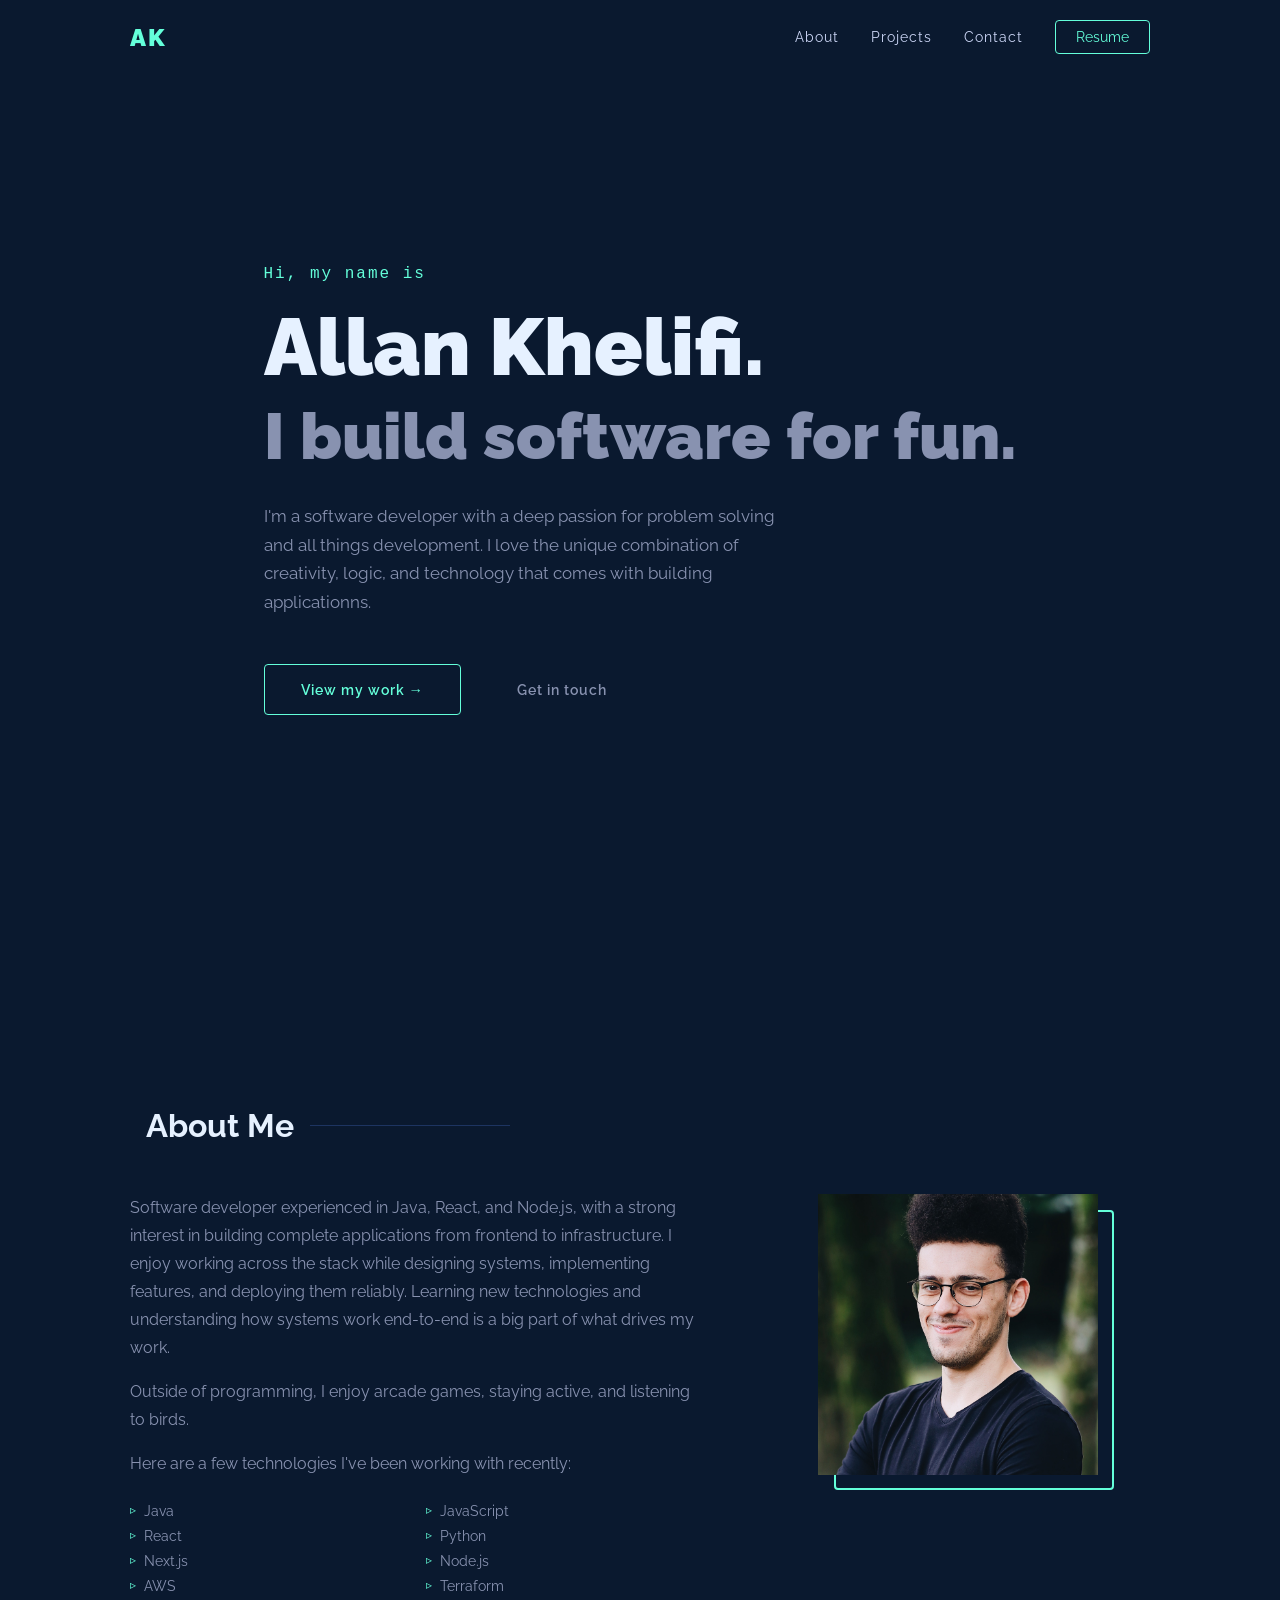
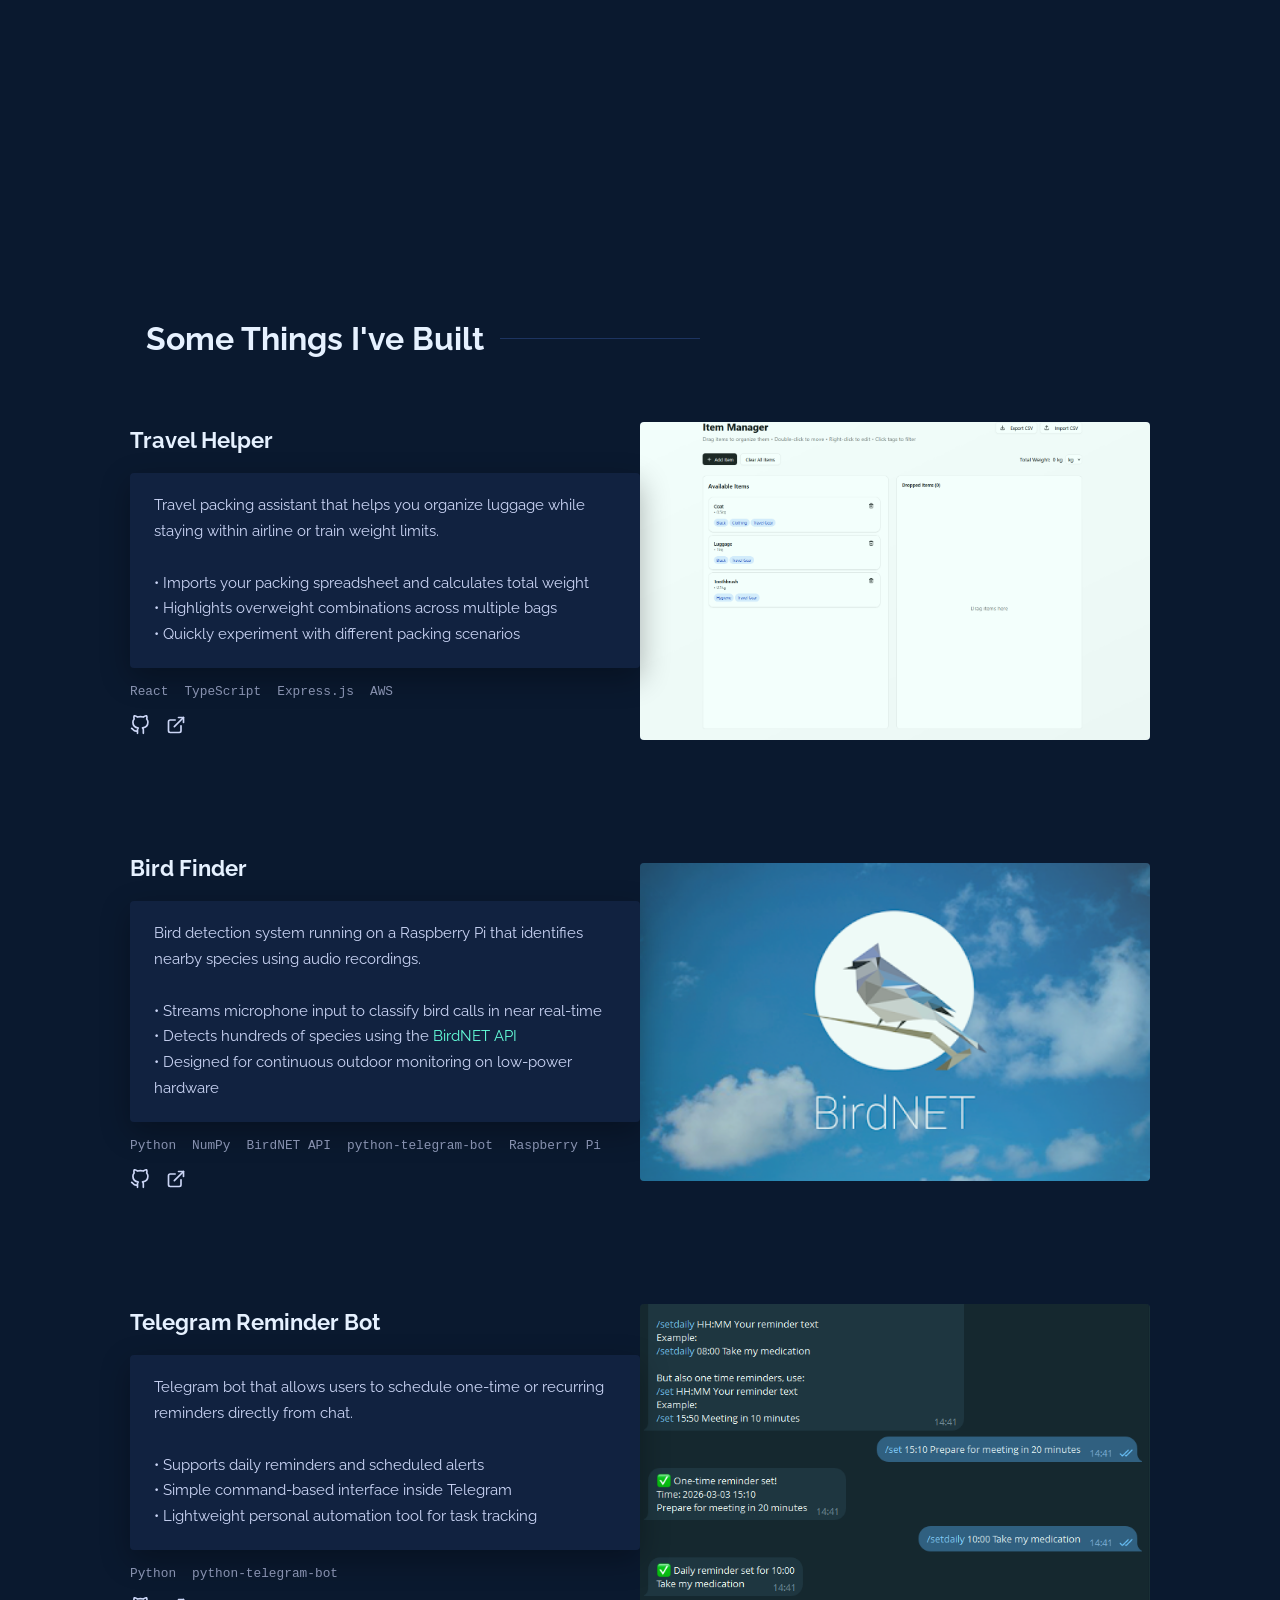
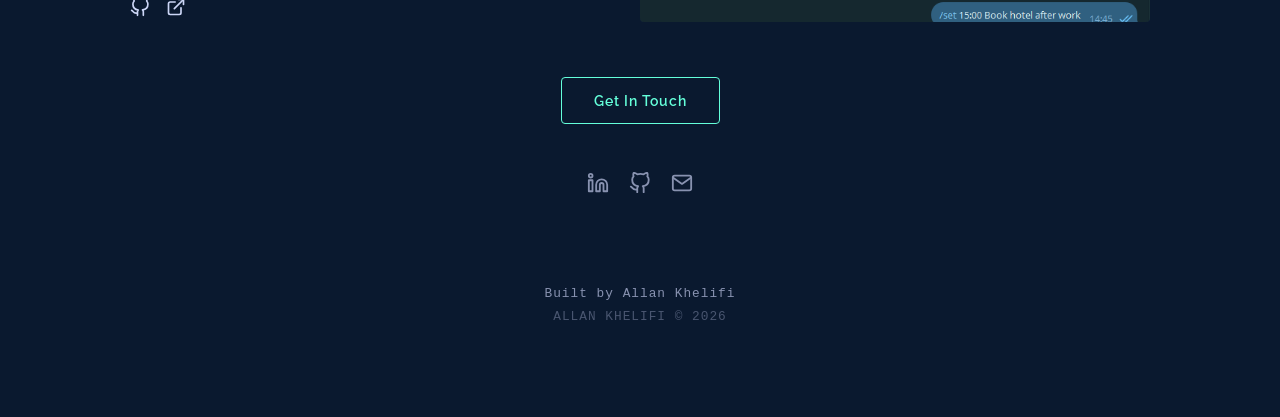
<file: index.html>
<!DOCTYPE html><!--24bsLmtATDz49oHvNh9kf--><html lang="en"><head><meta charSet="utf-8"/><meta name="viewport" content="width=device-width, initial-scale=1"/><link rel="preload" href="/photo.jpg" as="image"/><link rel="stylesheet" href="/_next/static/chunks/0524497f300286e2.css" data-precedence="next"/><link rel="stylesheet" href="/_next/static/chunks/ac8e191bb617f491.css" data-precedence="next"/><link rel="preload" as="script" fetchPriority="low" href="/_next/static/chunks/21a0a4061f3ab64d.js"/><script src="/_next/static/chunks/aee6c7720838f8a2.js" async=""></script><script src="/_next/static/chunks/c14890ef0997f7e6.js" async=""></script><script src="/_next/static/chunks/turbopack-bf25d19fa235497d.js" async=""></script><script src="/_next/static/chunks/ff1a16fafef87110.js" async=""></script><script src="/_next/static/chunks/d2be314c3ece3fbe.js" async=""></script><script src="/_next/static/chunks/f855014e28dbc123.js" async=""></script><title>Allan Khelifi | Software Developer</title><meta name="description" content="Software developer specialising in Java, JavaScript, React, and Node.js."/><link rel="icon" href="/favicon.ico?favicon.0b3bf435.ico" sizes="256x256" type="image/x-icon"/><script src="/_next/static/chunks/a6dad97d9634a72d.js" noModule=""></script></head><body><div hidden=""><!--$--><!--/$--></div><header class="Navbar-module__nuAbfa__nav "><div class="Navbar-module__nuAbfa__inner"><a href="#hero" class="Navbar-module__nuAbfa__logo">AK</a><nav class="Navbar-module__nuAbfa__links "><a href="#about" class="Navbar-module__nuAbfa__link"><span class="Navbar-module__nuAbfa__num"></span> <!-- -->About</a><a href="#projects-contact" class="Navbar-module__nuAbfa__link"><span class="Navbar-module__nuAbfa__num"></span> <!-- -->Projects</a><a href="#contact" class="Navbar-module__nuAbfa__link"><span class="Navbar-module__nuAbfa__num"></span> <!-- -->Contact</a><a href="/resume.pdf" class="Navbar-module__nuAbfa__resumeBtn" target="_blank" rel="noreferrer">Resume</a></nav><button class="Navbar-module__nuAbfa__hamburger " aria-label="Toggle menu"><span></span><span></span><span></span></button></div></header><main><section id="hero" class="Hero-module__Z8hQ_W__hero"><div class="Hero-module__Z8hQ_W__inner"><p class="Hero-module__Z8hQ_W__greeting">Hi, my name is</p><h1 class="Hero-module__Z8hQ_W__name">Allan Khelifi.</h1><h2 class="Hero-module__Z8hQ_W__tagline">I build software for fun.</h2><p class="Hero-module__Z8hQ_W__description">I&#x27;m a software developer with a deep passion for problem solving and all things development. I love the unique combination of creativity, logic, and technology that comes with building applicationns.</p><div class="Hero-module__Z8hQ_W__cta"><a href="#projects-contact" class="Hero-module__Z8hQ_W__btn">View my work →</a><a href="#contact" class="Hero-module__Z8hQ_W__btnGhost">Get in touch</a></div></div></section><section id="about"><div class="container"><h2 class="section-title">About Me</h2><div class="About-module__vqXTeW__grid"><div class="About-module__vqXTeW__text"><p>Software developer experienced in Java, React, and Node.js, with a strong interest in building complete applications from frontend to infrastructure. I enjoy working across the stack while designing systems, implementing features, and deploying them reliably. Learning new technologies and understanding how systems work end-to-end is a big part of what drives my work.</p><p>Outside of programming, I enjoy arcade games, staying active, and listening to birds.</p><p>Here are a few technologies I&#x27;ve been working with recently:</p><ul class="About-module__vqXTeW__skills"><li class="About-module__vqXTeW__skill"><span class="About-module__vqXTeW__arrow">▹</span> <!-- -->Java</li><li class="About-module__vqXTeW__skill"><span class="About-module__vqXTeW__arrow">▹</span> <!-- -->JavaScript</li><li class="About-module__vqXTeW__skill"><span class="About-module__vqXTeW__arrow">▹</span> <!-- -->React</li><li class="About-module__vqXTeW__skill"><span class="About-module__vqXTeW__arrow">▹</span> <!-- -->Python</li><li class="About-module__vqXTeW__skill"><span class="About-module__vqXTeW__arrow">▹</span> <!-- -->Next.js</li><li class="About-module__vqXTeW__skill"><span class="About-module__vqXTeW__arrow">▹</span> <!-- -->Node.js</li><li class="About-module__vqXTeW__skill"><span class="About-module__vqXTeW__arrow">▹</span> <!-- -->AWS</li><li class="About-module__vqXTeW__skill"><span class="About-module__vqXTeW__arrow">▹</span> <!-- -->Terraform</li></ul></div><div class="About-module__vqXTeW__imageWrapper"><div class="About-module__vqXTeW__imgBox"><img src="/photo.jpg" alt="My photo"/></div></div></div></div></section><section id="projectsContact-contact"><section id="projects-contact"><div id="projects"><div class="container"><h2 class="section-title">Some Things I&#x27;ve Built</h2><div class="ProjectsContact-module__Z3kBLG__list"><div class="ProjectsContact-module__Z3kBLG__project ProjectsContact-module__Z3kBLG__right"><div class="ProjectsContact-module__Z3kBLG__imgPlaceholder"><img alt="Travel Helper" loading="lazy" decoding="async" data-nimg="fill" style="position:absolute;height:100%;width:100%;left:0;top:0;right:0;bottom:0;object-fit:cover;color:transparent" src="/projects/travelhelper.png"/><div class="ProjectsContact-module__Z3kBLG__imgOverlay"></div></div><div class="ProjectsContact-module__Z3kBLG__content"><h3 class="ProjectsContact-module__Z3kBLG__title">Travel Helper</h3><div class="ProjectsContact-module__Z3kBLG__desc"><p>Travel packing assistant that helps you organize luggage while staying within airline or train weight limits.<br/><br/>• Imports your packing spreadsheet and calculates total weight<br/>• Highlights overweight combinations across multiple bags<br/>• Quickly experiment with different packing scenarios</p></div><ul class="ProjectsContact-module__Z3kBLG__tech"><li>React</li><li>TypeScript</li><li>Express.js</li><li>AWS</li></ul><div class="ProjectsContact-module__Z3kBLG__links"><a href="https://github.com/illuminoir/travel-helper" target="_blank" rel="noreferrer" aria-label="GitHub"><svg xmlns="http://www.w3.org/2000/svg" width="20" height="20" viewBox="0 0 24 24" fill="none" stroke="currentColor" stroke-width="2" stroke-linecap="round" stroke-linejoin="round"><path d="M9 19c-5 1.5-5-2.5-7-3m14 6v-3.87a3.37 3.37 0 0 0-.94-2.61c3.14-.35 6.44-1.54 6.44-7A5.44 5.44 0 0 0 20 4.77 5.07 5.07 0 0 0 19.91 1S18.73.65 16 2.48a13.38 13.38 0 0 0-7 0C6.27.65 5.09 1 5.09 1A5.07 5.07 0 0 0 5 4.77a5.44 5.44 0 0 0-1.5 3.78c0 5.42 3.3 6.61 6.44 7A3.37 3.37 0 0 0 9 18.13V22"></path></svg></a><a href="TODO" target="_blank" rel="noreferrer" aria-label="Live site"><svg xmlns="http://www.w3.org/2000/svg" width="20" height="20" viewBox="0 0 24 24" fill="none" stroke="currentColor" stroke-width="2" stroke-linecap="round" stroke-linejoin="round"><path d="M18 13v6a2 2 0 0 1-2 2H5a2 2 0 0 1-2-2V8a2 2 0 0 1 2-2h6"></path><polyline points="15 3 21 3 21 9"></polyline><line x1="10" y1="14" x2="21" y2="3"></line></svg></a></div></div></div><div class="ProjectsContact-module__Z3kBLG__project ProjectsContact-module__Z3kBLG__right"><div class="ProjectsContact-module__Z3kBLG__imgPlaceholder"><img alt="Bird Finder" loading="lazy" decoding="async" data-nimg="fill" style="position:absolute;height:100%;width:100%;left:0;top:0;right:0;bottom:0;object-fit:cover;color:transparent" src="/projects/birdnet.png"/><div class="ProjectsContact-module__Z3kBLG__imgOverlay"></div></div><div class="ProjectsContact-module__Z3kBLG__content"><h3 class="ProjectsContact-module__Z3kBLG__title">Bird Finder</h3><div class="ProjectsContact-module__Z3kBLG__desc"><p>Bird detection system running on a Raspberry Pi that identifies nearby species using audio recordings.<br/><br/>• Streams microphone input to classify bird calls in near real-time<br/>• Detects hundreds of species using the<!-- --> <a href="https://birdnet.cornell.edu/" target="_blank" rel="noreferrer">BirdNET API</a><br/>• Designed for continuous outdoor monitoring on low-power hardware</p></div><ul class="ProjectsContact-module__Z3kBLG__tech"><li>Python</li><li>NumPy</li><li>BirdNET API</li><li>python-telegram-bot</li><li>Raspberry Pi</li></ul><div class="ProjectsContact-module__Z3kBLG__links"><a href="https://github.com/illuminoir/bird-finder-pi" target="_blank" rel="noreferrer" aria-label="GitHub"><svg xmlns="http://www.w3.org/2000/svg" width="20" height="20" viewBox="0 0 24 24" fill="none" stroke="currentColor" stroke-width="2" stroke-linecap="round" stroke-linejoin="round"><path d="M9 19c-5 1.5-5-2.5-7-3m14 6v-3.87a3.37 3.37 0 0 0-.94-2.61c3.14-.35 6.44-1.54 6.44-7A5.44 5.44 0 0 0 20 4.77 5.07 5.07 0 0 0 19.91 1S18.73.65 16 2.48a13.38 13.38 0 0 0-7 0C6.27.65 5.09 1 5.09 1A5.07 5.07 0 0 0 5 4.77a5.44 5.44 0 0 0-1.5 3.78c0 5.42 3.3 6.61 6.44 7A3.37 3.37 0 0 0 9 18.13V22"></path></svg></a><a href="TODO" target="_blank" rel="noreferrer" aria-label="Live site"><svg xmlns="http://www.w3.org/2000/svg" width="20" height="20" viewBox="0 0 24 24" fill="none" stroke="currentColor" stroke-width="2" stroke-linecap="round" stroke-linejoin="round"><path d="M18 13v6a2 2 0 0 1-2 2H5a2 2 0 0 1-2-2V8a2 2 0 0 1 2-2h6"></path><polyline points="15 3 21 3 21 9"></polyline><line x1="10" y1="14" x2="21" y2="3"></line></svg></a></div></div></div><div class="ProjectsContact-module__Z3kBLG__project ProjectsContact-module__Z3kBLG__right"><div class="ProjectsContact-module__Z3kBLG__imgPlaceholder"><img alt="Telegram Reminder Bot" loading="lazy" decoding="async" data-nimg="fill" style="position:absolute;height:100%;width:100%;left:0;top:0;right:0;bottom:0;object-fit:cover;color:transparent" src="/projects/telegrambotreminder.png"/><div class="ProjectsContact-module__Z3kBLG__imgOverlay"></div></div><div class="ProjectsContact-module__Z3kBLG__content"><h3 class="ProjectsContact-module__Z3kBLG__title">Telegram Reminder Bot</h3><div class="ProjectsContact-module__Z3kBLG__desc"><p>Telegram bot that allows users to schedule one-time or recurring reminders directly from chat.<br/><br/>• Supports daily reminders and scheduled alerts<br/>• Simple command-based interface inside Telegram<br/>• Lightweight personal automation tool for task tracking</p></div><ul class="ProjectsContact-module__Z3kBLG__tech"><li>Python</li><li>python-telegram-bot</li></ul><div class="ProjectsContact-module__Z3kBLG__links"><a href="https://github.com/illuminoir/telegram-reminder-bot" target="_blank" rel="noreferrer" aria-label="GitHub"><svg xmlns="http://www.w3.org/2000/svg" width="20" height="20" viewBox="0 0 24 24" fill="none" stroke="currentColor" stroke-width="2" stroke-linecap="round" stroke-linejoin="round"><path d="M9 19c-5 1.5-5-2.5-7-3m14 6v-3.87a3.37 3.37 0 0 0-.94-2.61c3.14-.35 6.44-1.54 6.44-7A5.44 5.44 0 0 0 20 4.77 5.07 5.07 0 0 0 19.91 1S18.73.65 16 2.48a13.38 13.38 0 0 0-7 0C6.27.65 5.09 1 5.09 1A5.07 5.07 0 0 0 5 4.77a5.44 5.44 0 0 0-1.5 3.78c0 5.42 3.3 6.61 6.44 7A3.37 3.37 0 0 0 9 18.13V22"></path></svg></a><a href="TODO" target="_blank" rel="noreferrer" aria-label="Live site"><svg xmlns="http://www.w3.org/2000/svg" width="20" height="20" viewBox="0 0 24 24" fill="none" stroke="currentColor" stroke-width="2" stroke-linecap="round" stroke-linejoin="round"><path d="M18 13v6a2 2 0 0 1-2 2H5a2 2 0 0 1-2-2V8a2 2 0 0 1 2-2h6"></path><polyline points="15 3 21 3 21 9"></polyline><line x1="10" y1="14" x2="21" y2="3"></line></svg></a></div></div></div></div></div></div><div id="contact"><div class="container"><div class="ProjectsContact-module__Z3kBLG__contactWrapper"><button class="ProjectsContact-module__Z3kBLG__contactBtn">Get In Touch</button><div class="ProjectsContact-module__Z3kBLG__social"><a href="https://www.linkedin.com/in/allan-khelifi/" target="_blank" rel="noreferrer" aria-label="LinkedIn"><svg xmlns="http://www.w3.org/2000/svg" width="22" height="22" viewBox="0 0 24 24" fill="none" stroke="currentColor" stroke-width="2" stroke-linecap="round" stroke-linejoin="round"><path d="M16 8a6 6 0 0 1 6 6v7h-4v-7a2 2 0 0 0-2-2 2 2 0 0 0-2 2v7h-4v-7a6 6 0 0 1 6-6z"></path><rect x="2" y="9" width="4" height="12"></rect><circle cx="4" cy="4" r="2"></circle></svg></a><a href="https://github.com/illuminoir" target="_blank" rel="noreferrer" aria-label="GitHub"><svg xmlns="http://www.w3.org/2000/svg" width="22" height="22" viewBox="0 0 24 24" fill="none" stroke="currentColor" stroke-width="2" stroke-linecap="round" stroke-linejoin="round"><path d="M9 19c-5 1.5-5-2.5-7-3m14 6v-3.87a3.37 3.37 0 0 0-.94-2.61c3.14-.35 6.44-1.54 6.44-7A5.44 5.44 0 0 0 20 4.77 5.07 5.07 0 0 0 19.91 1S18.73.65 16 2.48a13.38 13.38 0 0 0-7 0C6.27.65 5.09 1 5.09 1A5.07 5.07 0 0 0 5 4.77a5.44 5.44 0 0 0-1.5 3.78c0 5.42 3.3 6.61 6.44 7A3.37 3.37 0 0 0 9 18.13V22"></path></svg></a><a href="mailto:khelifiallan@gmail.com" aria-label="Email"><svg xmlns="http://www.w3.org/2000/svg" width="22" height="22" viewBox="0 0 24 24" fill="none" stroke="currentColor" stroke-width="2" stroke-linecap="round" stroke-linejoin="round"><path d="M4 4h16c1.1 0 2 .9 2 2v12c0 1.1-.9 2-2 2H4c-1.1 0-2-.9-2-2V6c0-1.1.9-2 2-2z"></path><polyline points="22,6 12,13 2,6"></polyline></svg></a></div></div></div></div><div role="dialog" aria-modal="true" aria-label="Contact form" class="ProjectsContact-module__Z3kBLG__modal "><button class="ProjectsContact-module__Z3kBLG__closeBtn" aria-label="Close"><svg xmlns="http://www.w3.org/2000/svg" width="18" height="18" viewBox="0 0 24 24" fill="none" stroke="currentColor" stroke-width="2" stroke-linecap="round" stroke-linejoin="round"><line x1="18" y1="6" x2="6" y2="18"></line><line x1="6" y1="6" x2="18" y2="18"></line></svg></button><h3 class="ProjectsContact-module__Z3kBLG__modalTitle">Send a Message</h3><form class="ProjectsContact-module__Z3kBLG__form"><div class="ProjectsContact-module__Z3kBLG__row"><div class="ProjectsContact-module__Z3kBLG__field"><label for="name">Name</label><input id="name" type="text" placeholder="Your name" required="" name="name" value=""/></div><div class="ProjectsContact-module__Z3kBLG__field"><label for="email">Email</label><input id="email" type="email" placeholder="your@email.com" required="" name="email" value=""/></div></div><div class="ProjectsContact-module__Z3kBLG__field"><label for="message">Message</label><textarea id="message" name="message" rows="5" placeholder="Your message..." required=""></textarea></div><button type="submit" class="ProjectsContact-module__Z3kBLG__btnSubmit">Send Message</button></form></div></section><footer class="Footer-module__EZoWya__footer"><p>Built by Allan Khelifi</p><p class="Footer-module__EZoWya__year">ALLAN KHELIFI © <!-- -->2026</p></footer></section><div id="scroll-end"></div></main><!--$--><!--/$--><script src="/_next/static/chunks/21a0a4061f3ab64d.js" id="_R_" async=""></script><script>(self.__next_f=self.__next_f||[]).push([0])</script><script>self.__next_f.push([1,"1:\"$Sreact.fragment\"\n2:I[39756,[\"/_next/static/chunks/ff1a16fafef87110.js\",\"/_next/static/chunks/d2be314c3ece3fbe.js\"],\"default\"]\n3:I[37457,[\"/_next/static/chunks/ff1a16fafef87110.js\",\"/_next/static/chunks/d2be314c3ece3fbe.js\"],\"default\"]\n4:I[62319,[\"/_next/static/chunks/f855014e28dbc123.js\"],\"default\"]\n11:I[68027,[],\"default\"]\n:HL[\"/_next/static/chunks/0524497f300286e2.css\",\"style\"]\n:HL[\"/_next/static/chunks/ac8e191bb617f491.css\",\"style\"]\n"])</script><script>self.__next_f.push([1,"0:{\"P\":null,\"b\":\"24bsLmtATDz49oHvNh9kf\",\"c\":[\"\",\"\"],\"q\":\"\",\"i\":false,\"f\":[[[\"\",{\"children\":[\"__PAGE__\",{}]},\"$undefined\",\"$undefined\",true],[[\"$\",\"$1\",\"c\",{\"children\":[[[\"$\",\"link\",\"0\",{\"rel\":\"stylesheet\",\"href\":\"/_next/static/chunks/0524497f300286e2.css\",\"precedence\":\"next\",\"crossOrigin\":\"$undefined\",\"nonce\":\"$undefined\"}]],[\"$\",\"html\",null,{\"lang\":\"en\",\"children\":[\"$\",\"body\",null,{\"children\":[\"$\",\"$L2\",null,{\"parallelRouterKey\":\"children\",\"error\":\"$undefined\",\"errorStyles\":\"$undefined\",\"errorScripts\":\"$undefined\",\"template\":[\"$\",\"$L3\",null,{}],\"templateStyles\":\"$undefined\",\"templateScripts\":\"$undefined\",\"notFound\":[[[\"$\",\"title\",null,{\"children\":\"404: This page could not be found.\"}],[\"$\",\"div\",null,{\"style\":{\"fontFamily\":\"system-ui,\\\"Segoe UI\\\",Roboto,Helvetica,Arial,sans-serif,\\\"Apple Color Emoji\\\",\\\"Segoe UI Emoji\\\"\",\"height\":\"100vh\",\"textAlign\":\"center\",\"display\":\"flex\",\"flexDirection\":\"column\",\"alignItems\":\"center\",\"justifyContent\":\"center\"},\"children\":[\"$\",\"div\",null,{\"children\":[[\"$\",\"style\",null,{\"dangerouslySetInnerHTML\":{\"__html\":\"body{color:#000;background:#fff;margin:0}.next-error-h1{border-right:1px solid rgba(0,0,0,.3)}@media (prefers-color-scheme:dark){body{color:#fff;background:#000}.next-error-h1{border-right:1px solid rgba(255,255,255,.3)}}\"}}],[\"$\",\"h1\",null,{\"className\":\"next-error-h1\",\"style\":{\"display\":\"inline-block\",\"margin\":\"0 20px 0 0\",\"padding\":\"0 23px 0 0\",\"fontSize\":24,\"fontWeight\":500,\"verticalAlign\":\"top\",\"lineHeight\":\"49px\"},\"children\":404}],[\"$\",\"div\",null,{\"style\":{\"display\":\"inline-block\"},\"children\":[\"$\",\"h2\",null,{\"style\":{\"fontSize\":14,\"fontWeight\":400,\"lineHeight\":\"49px\",\"margin\":0},\"children\":\"This page could not be found.\"}]}]]}]}]],[]],\"forbidden\":\"$undefined\",\"unauthorized\":\"$undefined\"}]}]}]]}],{\"children\":[[\"$\",\"$1\",\"c\",{\"children\":[[[\"$\",\"$L4\",null,{}],[\"$\",\"main\",null,{\"children\":[[\"$\",\"section\",null,{\"id\":\"hero\",\"className\":\"Hero-module__Z8hQ_W__hero\",\"children\":[\"$\",\"div\",null,{\"className\":\"Hero-module__Z8hQ_W__inner\",\"children\":[[\"$\",\"p\",null,{\"className\":\"Hero-module__Z8hQ_W__greeting\",\"children\":\"Hi, my name is\"}],[\"$\",\"h1\",null,{\"className\":\"Hero-module__Z8hQ_W__name\",\"children\":\"Allan Khelifi.\"}],[\"$\",\"h2\",null,{\"className\":\"Hero-module__Z8hQ_W__tagline\",\"children\":\"I build software for fun.\"}],[\"$\",\"p\",null,{\"className\":\"Hero-module__Z8hQ_W__description\",\"children\":\"I'm a software developer with a deep passion for problem solving and all things development. I love the unique combination of creativity, logic, and technology that comes with building applicationns.\"}],[\"$\",\"div\",null,{\"className\":\"Hero-module__Z8hQ_W__cta\",\"children\":[[\"$\",\"a\",null,{\"href\":\"#projects-contact\",\"className\":\"Hero-module__Z8hQ_W__btn\",\"children\":\"View my work →\"}],[\"$\",\"a\",null,{\"href\":\"#contact\",\"className\":\"Hero-module__Z8hQ_W__btnGhost\",\"children\":\"Get in touch\"}]]}]]}]}],[\"$\",\"section\",null,{\"id\":\"about\",\"children\":[\"$\",\"div\",null,{\"className\":\"container\",\"children\":[[\"$\",\"h2\",null,{\"className\":\"section-title\",\"children\":\"About Me\"}],[\"$\",\"div\",null,{\"className\":\"About-module__vqXTeW__grid\",\"children\":[[\"$\",\"div\",null,{\"className\":\"About-module__vqXTeW__text\",\"children\":[[\"$\",\"p\",null,{\"children\":\"Software developer experienced in Java, React, and Node.js, with a strong interest in building complete applications from frontend to infrastructure. I enjoy working across the stack while designing systems, implementing features, and deploying them reliably. Learning new technologies and understanding how systems work end-to-end is a big part of what drives my work.\"}],[\"$\",\"p\",null,{\"children\":\"Outside of programming, I enjoy arcade games, staying active, and listening to birds.\"}],[\"$\",\"p\",null,{\"children\":\"Here are a few technologies I've been working with recently:\"}],[\"$\",\"ul\",null,{\"className\":\"About-module__vqXTeW__skills\",\"children\":[[\"$\",\"li\",\"Java\",{\"className\":\"About-module__vqXTeW__skill\",\"children\":[[\"$\",\"span\",null,{\"className\":\"About-module__vqXTeW__arrow\",\"children\":\"▹\"}],\" \",\"Java\"]}],[\"$\",\"li\",\"JavaScript\",{\"className\":\"About-module__vqXTeW__skill\",\"children\":[[\"$\",\"span\",null,{\"className\":\"About-module__vqXTeW__arrow\",\"children\":\"▹\"}],\" \",\"JavaScript\"]}],[\"$\",\"li\",\"React\",{\"className\":\"About-module__vqXTeW__skill\",\"children\":[[\"$\",\"span\",null,{\"className\":\"About-module__vqXTeW__arrow\",\"children\":\"▹\"}],\" \",\"React\"]}],[\"$\",\"li\",\"Python\",{\"className\":\"About-module__vqXTeW__skill\",\"children\":[\"$L5\",\" \",\"Python\"]}],\"$L6\",\"$L7\",\"$L8\",\"$L9\"]}]]}],\"$La\"]}]]}]}],\"$Lb\",\"$Lc\"]}]],[\"$Ld\",\"$Le\"],\"$Lf\"]}],{},null,false,false]},null,false,false],\"$L10\",false]],\"m\":\"$undefined\",\"G\":[\"$11\",[]],\"S\":true}\n"])</script><script>self.__next_f.push([1,"12:I[6921,[\"/_next/static/chunks/f855014e28dbc123.js\"],\"default\"]\n13:I[97367,[\"/_next/static/chunks/ff1a16fafef87110.js\",\"/_next/static/chunks/d2be314c3ece3fbe.js\"],\"OutletBoundary\"]\n14:\"$Sreact.suspense\"\n16:I[97367,[\"/_next/static/chunks/ff1a16fafef87110.js\",\"/_next/static/chunks/d2be314c3ece3fbe.js\"],\"ViewportBoundary\"]\n18:I[97367,[\"/_next/static/chunks/ff1a16fafef87110.js\",\"/_next/static/chunks/d2be314c3ece3fbe.js\"],\"MetadataBoundary\"]\n:HL[\"/photo.jpg\",\"image\"]\n5:[\"$\",\"span\",null,{\"className\":\"About-module__vqXTeW__arrow\",\"children\":\"▹\"}]\n6:[\"$\",\"li\",\"Next.js\",{\"className\":\"About-module__vqXTeW__skill\",\"children\":[[\"$\",\"span\",null,{\"className\":\"About-module__vqXTeW__arrow\",\"children\":\"▹\"}],\" \",\"Next.js\"]}]\n7:[\"$\",\"li\",\"Node.js\",{\"className\":\"About-module__vqXTeW__skill\",\"children\":[[\"$\",\"span\",null,{\"className\":\"About-module__vqXTeW__arrow\",\"children\":\"▹\"}],\" \",\"Node.js\"]}]\n8:[\"$\",\"li\",\"AWS\",{\"className\":\"About-module__vqXTeW__skill\",\"children\":[[\"$\",\"span\",null,{\"className\":\"About-module__vqXTeW__arrow\",\"children\":\"▹\"}],\" \",\"AWS\"]}]\n9:[\"$\",\"li\",\"Terraform\",{\"className\":\"About-module__vqXTeW__skill\",\"children\":[[\"$\",\"span\",null,{\"className\":\"About-module__vqXTeW__arrow\",\"children\":\"▹\"}],\" \",\"Terraform\"]}]\na:[\"$\",\"div\",null,{\"className\":\"About-module__vqXTeW__imageWrapper\",\"children\":[\"$\",\"div\",null,{\"className\":\"About-module__vqXTeW__imgBox\",\"children\":[\"$\",\"img\",null,{\"src\":\"/photo.jpg\",\"alt\":\"My photo\",\"className\":\"$undefined\"}]}]}]\nb:[\"$\",\"section\",null,{\"id\":\"projectsContact-contact\",\"children\":[[\"$\",\"$L12\",null,{}],[\"$\",\"footer\",null,{\"className\":\"Footer-module__EZoWya__footer\",\"children\":[[\"$\",\"p\",null,{\"children\":\"Built by Allan Khelifi\"}],[\"$\",\"p\",null,{\"className\":\"Footer-module__EZoWya__year\",\"children\":[\"ALLAN KHELIFI © \",2026]}]]}]]}]\nc:[\"$\",\"div\",null,{\"id\":\"scroll-end\"}]\nd:[\"$\",\"link\",\"0\",{\"rel\":\"stylesheet\",\"href\":\"/_next/static/chunks/ac8e191bb617f491.css\",\"precedence\":\"next\",\"crossOrigin\":\"$undefined\",\"nonce\":\"$undefined\"}]\ne:[\"$\",\"script\",\"script-0\",{\"src\":\"/_next/static/chunks/f855014e28dbc123.js\",\"async\":true,\"nonce\":\"$undefined\"}]\nf:[\"$\",\"$L13\",null,{\"children\":[\"$\",\"$14\",null,{\"name\":\"Next.MetadataOutlet\",\"children\":\"$@15\"}]}]\n10:[\"$\",\"$1\",\"h\",{\"children\":[null,[\"$\",\"$L16\",null,{\"children\":\"$L17\"}],[\"$\",\"div\",null,{\"hidden\":true,\"children\":[\"$\",\"$L18\",null,{\"children\":[\"$\",\"$14\",null,{\"name\":\"Next.Metadata\",\"children\":\"$L19\"}]}]}],null]}]\n"])</script><script>self.__next_f.push([1,"17:[[\"$\",\"meta\",\"0\",{\"charSet\":\"utf-8\"}],[\"$\",\"meta\",\"1\",{\"name\":\"viewport\",\"content\":\"width=device-width, initial-scale=1\"}]]\n"])</script><script>self.__next_f.push([1,"1a:I[27201,[\"/_next/static/chunks/ff1a16fafef87110.js\",\"/_next/static/chunks/d2be314c3ece3fbe.js\"],\"IconMark\"]\n15:null\n19:[[\"$\",\"title\",\"0\",{\"children\":\"Allan Khelifi | Software Developer\"}],[\"$\",\"meta\",\"1\",{\"name\":\"description\",\"content\":\"Software developer specialising in Java, JavaScript, React, and Node.js.\"}],[\"$\",\"link\",\"2\",{\"rel\":\"icon\",\"href\":\"/favicon.ico?favicon.0b3bf435.ico\",\"sizes\":\"256x256\",\"type\":\"image/x-icon\"}],[\"$\",\"$L1a\",\"3\",{}]]\n"])</script></body></html>
</file>
<file: _next/static/chunks/0524497f300286e2.css>
@import "https://fonts.googleapis.com/css2?family=Raleway:wght@300;400;500;600;700;900&display=swap";
*,:before,:after{box-sizing:border-box;margin:0;padding:0}:root{--primary:#64ffda;--bg:#0a192f;--bg-light:#112240;--bg-lighter:#1d3461;--text:#ccd6f6;--text-muted:#8892b0;--white:#e6f1ff;--nav-height:70px}html{scroll-snap-type:y mandatory;scroll-behavior:auto}section{scroll-snap-align:start}body{background-color:var(--bg);color:var(--text);font-family:Raleway,sans-serif;overflow-x:hidden}a{color:inherit;text-decoration:none}ul{list-style:none}img{max-width:100%}::-webkit-scrollbar{width:8px}::-webkit-scrollbar-track{background:var(--bg)}::-webkit-scrollbar-thumb{background:var(--bg-lighter);border-radius:4px}section{padding:60px 0}.container{max-width:1100px;margin:0 auto;padding:0 40px}.section-title{color:var(--white);align-items:center;gap:16px;margin-bottom:50px;font-size:2rem;font-weight:700;display:flex}.section-title:before{content:attr(data-num);color:var(--primary);font-family:monospace;font-size:1.2rem}.section-title:after{content:"";background:var(--bg-lighter);width:200px;height:1px;display:block}#about{align-items:center;min-height:100vh;display:flex}#contact{align-items:center;display:flex}#projects-contact{scroll-snap-align:none}#scroll-end{scroll-snap-align:start;height:1px}
</file>
<file: _next/static/chunks/ac8e191bb617f491.css>
.Navbar-module__nuAbfa__nav{z-index:100;padding:20px 0;transition:all .3s;position:fixed;top:0;left:0;right:0}.Navbar-module__nuAbfa__nav.Navbar-module__nuAbfa__scrolled{-webkit-backdrop-filter:blur(10px);backdrop-filter:blur(10px);background:#0a192ff2;padding:12px 0;box-shadow:0 4px 30px #0000004d}.Navbar-module__nuAbfa__inner{justify-content:space-between;align-items:center;max-width:1100px;margin:0 auto;padding:0 40px;display:flex}.Navbar-module__nuAbfa__logo{color:var(--primary);letter-spacing:2px;font-size:1.5rem;font-weight:900}.Navbar-module__nuAbfa__links{align-items:center;gap:32px;display:flex}.Navbar-module__nuAbfa__link{color:var(--text);letter-spacing:1px;font-size:.85rem;transition:color .2s}.Navbar-module__nuAbfa__link:hover{color:var(--primary)}.Navbar-module__nuAbfa__num{color:var(--primary);font-family:monospace}.Navbar-module__nuAbfa__resumeBtn{border:1px solid var(--primary);color:var(--primary);border-radius:4px;padding:8px 20px;font-size:.85rem;transition:all .2s}.Navbar-module__nuAbfa__resumeBtn:hover{background:#64ffda1a}.Navbar-module__nuAbfa__hamburger{cursor:pointer;background:0 0;border:none;flex-direction:column;gap:5px;padding:4px;display:none}.Navbar-module__nuAbfa__hamburger span{background:var(--primary);width:25px;height:2px;transition:all .3s;display:block}.Navbar-module__nuAbfa__hamburger.Navbar-module__nuAbfa__active span:first-child{transform:translateY(7px)rotate(45deg)}.Navbar-module__nuAbfa__hamburger.Navbar-module__nuAbfa__active span:nth-child(2){opacity:0}.Navbar-module__nuAbfa__hamburger.Navbar-module__nuAbfa__active span:nth-child(3){transform:translateY(-7px)rotate(-45deg)}@media (max-width:768px){.Navbar-module__nuAbfa__hamburger{display:flex}.Navbar-module__nuAbfa__links{background:var(--bg-light);flex-direction:column;justify-content:center;gap:40px;width:70%;max-width:320px;height:100vh;transition:right .3s;position:fixed;top:0;right:-100%;box-shadow:-10px 0 30px #0000004d}.Navbar-module__nuAbfa__links.Navbar-module__nuAbfa__open{right:0}.Navbar-module__nuAbfa__link{font-size:1rem}}
.Hero-module__Z8hQ_W__hero{align-items:center;min-height:100vh;padding:0;display:flex}.Hero-module__Z8hQ_W__inner{max-width:1100px;margin:0 auto;padding:80px 40px 0}.Hero-module__Z8hQ_W__greeting{color:var(--primary);letter-spacing:2px;margin-bottom:20px;font-family:monospace;font-size:1rem}.Hero-module__Z8hQ_W__name{color:var(--white);margin-bottom:10px;font-size:clamp(40px,8vw,80px);font-weight:900;line-height:1.1}.Hero-module__Z8hQ_W__tagline{color:var(--text-muted);margin-bottom:30px;font-size:clamp(30px,6vw,65px);font-weight:900;line-height:1.1}.Hero-module__Z8hQ_W__description{max-width:540px;color:var(--text-muted);margin-bottom:48px;font-size:1.05rem;line-height:1.7}.Hero-module__Z8hQ_W__cta{flex-wrap:wrap;gap:20px;display:flex}.Hero-module__Z8hQ_W__btn{border:1px solid var(--primary);color:var(--primary);letter-spacing:1px;background:0 0;border-radius:4px;padding:16px 36px;font-size:.9rem;font-weight:600;transition:all .2s}.Hero-module__Z8hQ_W__btn:hover{background:#64ffda1a;transform:translateY(-2px)}.Hero-module__Z8hQ_W__btnGhost{color:var(--text-muted);letter-spacing:1px;align-items:center;padding:16px 36px;font-size:.9rem;font-weight:600;transition:color .2s;display:flex}.Hero-module__Z8hQ_W__btnGhost:hover{color:var(--primary)}
.About-module__vqXTeW__grid{grid-template-columns:3fr 2fr;align-items:start;gap:60px;display:grid}.About-module__vqXTeW__text{flex-direction:column;gap:16px;display:flex}.About-module__vqXTeW__text p{color:var(--text-muted);font-size:1rem;line-height:1.75}.About-module__vqXTeW__skills{grid-template-columns:1fr 1fr;gap:8px 16px;margin-top:8px;display:grid}.About-module__vqXTeW__skill{color:var(--text-muted);align-items:center;gap:8px;font-size:.9rem;display:flex}.About-module__vqXTeW__arrow{color:var(--primary);font-size:.75rem}.About-module__vqXTeW__imageWrapper{justify-content:center;display:flex}.About-module__vqXTeW__imgBox{width:280px;height:280px;position:relative}.About-module__vqXTeW__imgBox:after{content:"";border:2px solid var(--primary);z-index:-1;border-radius:4px;transition:all .3s;position:absolute;inset:16px -16px -16px 16px}.About-module__vqXTeW__imgBox:hover:after{top:12px;left:12px}.About-module__vqXTeW__placeholder{background:var(--bg-light);width:100%;height:100%;color:var(--text-muted);filter:grayscale();border-radius:4px;justify-content:center;align-items:center;font-size:.85rem;transition:filter .3s;display:flex}.About-module__vqXTeW__imgBox:hover .About-module__vqXTeW__placeholder{filter:none}.About-module__vqXTeW__img{object-fit:cover;filter:grayscale(.3);mix-blend-mode:normal;border-radius:4px;width:100%;height:100%;transition:filter .3s}.About-module__vqXTeW__imgBox:hover .About-module__vqXTeW__img{filter:none}@media (max-width:768px){.About-module__vqXTeW__grid{grid-template-columns:1fr}.About-module__vqXTeW__imageWrapper{order:-1}}
.Footer-module__EZoWya__footer{text-align:center;color:var(--text-muted);letter-spacing:1px;flex-direction:column;gap:8px;padding:32px 40px;font-family:monospace;font-size:.8rem;display:flex}.Footer-module__EZoWya__year{opacity:.5}
.ProjectsContact-module__Z3kBLG__list{flex-direction:column;gap:80px;display:flex}.ProjectsContact-module__Z3kBLG__project{grid-template-columns:1fr 1fr;align-items:center;display:grid;position:relative}.ProjectsContact-module__Z3kBLG__project .ProjectsContact-module__Z3kBLG__imgPlaceholder{grid-area:1/1}.ProjectsContact-module__Z3kBLG__project .ProjectsContact-module__Z3kBLG__content{z-index:1;grid-area:1/2}.ProjectsContact-module__Z3kBLG__project.ProjectsContact-module__Z3kBLG__right .ProjectsContact-module__Z3kBLG__imgPlaceholder{grid-column:2}.ProjectsContact-module__Z3kBLG__project.ProjectsContact-module__Z3kBLG__right .ProjectsContact-module__Z3kBLG__content{text-align:left;grid-column:1}.ProjectsContact-module__Z3kBLG__imgPlaceholder{aspect-ratio:16/10;background:var(--bg-light);border-radius:4px;position:relative;overflow:hidden}.ProjectsContact-module__Z3kBLG__imgOverlay{background:#64ffda14;transition:background .3s;position:absolute;inset:0}.ProjectsContact-module__Z3kBLG__project:hover .ProjectsContact-module__Z3kBLG__imgOverlay{background:0 0}.ProjectsContact-module__Z3kBLG__content{padding:20px 0}.ProjectsContact-module__Z3kBLG__title{color:var(--white);text-align:right;margin-bottom:20px;font-size:1.4rem;font-weight:700}.ProjectsContact-module__Z3kBLG__project.ProjectsContact-module__Z3kBLG__right .ProjectsContact-module__Z3kBLG__title{text-align:left}.ProjectsContact-module__Z3kBLG__desc{background:var(--bg-light);border-radius:4px;margin-bottom:16px;padding:20px 24px;box-shadow:0 10px 30px #0000004d}.ProjectsContact-module__Z3kBLG__desc p{color:var(--text);font-size:.95rem;line-height:1.7}.ProjectsContact-module__Z3kBLG__desc a{color:var(--primary);-webkit-text-decoration:underline #0000;text-decoration:underline #0000;transition:text-decoration-color .2s}.ProjectsContact-module__Z3kBLG__desc a:hover{-webkit-text-decoration-color:var(--primary);text-decoration-color:var(--primary)}.ProjectsContact-module__Z3kBLG__tech{flex-wrap:wrap;justify-content:flex-end;gap:16px;margin-bottom:16px;display:flex}.ProjectsContact-module__Z3kBLG__project.ProjectsContact-module__Z3kBLG__right .ProjectsContact-module__Z3kBLG__tech{justify-content:flex-start}.ProjectsContact-module__Z3kBLG__tech li{color:var(--text-muted);font-family:monospace;font-size:.8rem}.ProjectsContact-module__Z3kBLG__links{justify-content:flex-end;gap:16px;display:flex}.ProjectsContact-module__Z3kBLG__project.ProjectsContact-module__Z3kBLG__right .ProjectsContact-module__Z3kBLG__links{justify-content:flex-start}.ProjectsContact-module__Z3kBLG__links a{color:var(--text);transition:color .2s,transform .2s;display:flex}.ProjectsContact-module__Z3kBLG__links a:hover{color:var(--primary);transform:translateY(-2px)}#ProjectsContact-module__Z3kBLG__contact{padding:60px 0 0}.ProjectsContact-module__Z3kBLG__contactWrapper{text-align:center;flex-direction:column;align-items:center;padding-top:40px;display:flex}.ProjectsContact-module__Z3kBLG__contactBtn{border:1px solid var(--primary);color:var(--primary);letter-spacing:1px;cursor:pointer;background:0 0;border-radius:4px;margin-bottom:48px;padding:14px 32px;font-family:inherit;font-size:.9rem;font-weight:600;transition:background .2s,transform .2s;display:inline-block}.ProjectsContact-module__Z3kBLG__contactBtn:hover{background:#64ffda1a;transform:translateY(-2px)}.ProjectsContact-module__Z3kBLG__social{justify-content:center;gap:20px;display:flex}.ProjectsContact-module__Z3kBLG__social a{color:var(--text-muted);align-items:center;transition:color .2s,transform .2s;display:flex}.ProjectsContact-module__Z3kBLG__social a:hover{color:var(--primary);transform:translateY(-3px)}.ProjectsContact-module__Z3kBLG__backdrop{-webkit-backdrop-filter:blur(3px);backdrop-filter:blur(3px);z-index:100;background:#020c1bd9;animation:.2s ProjectsContact-module__Z3kBLG__fadeIn;position:fixed;inset:0}@keyframes ProjectsContact-module__Z3kBLG__fadeIn{0%{opacity:0}to{opacity:1}}.ProjectsContact-module__Z3kBLG__modal{background:var(--bg-light);border:1px solid var(--bg-lighter);z-index:101;opacity:0;pointer-events:none;border-radius:4px;width:min(560px,100vw - 2rem);padding:2.5rem 2rem 2rem;transition:opacity .25s,transform .25s;position:fixed;top:50%;left:50%;transform:translate(-50%,-46%)scale(.97)}.ProjectsContact-module__Z3kBLG__modalOpen{opacity:1;pointer-events:auto;transform:translate(-50%,-50%)scale(1)}.ProjectsContact-module__Z3kBLG__modalTitle{color:var(--text);letter-spacing:.5px;margin:0 0 1.5rem;font-size:1.2rem;font-weight:600}.ProjectsContact-module__Z3kBLG__closeBtn{cursor:pointer;color:var(--text-muted);background:0 0;border:none;border-radius:4px;padding:4px;transition:color .2s;display:flex;position:absolute;top:1rem;right:1rem}.ProjectsContact-module__Z3kBLG__closeBtn:hover{color:var(--primary)}.ProjectsContact-module__Z3kBLG__form{flex-direction:column;gap:20px;display:flex}.ProjectsContact-module__Z3kBLG__row{grid-template-columns:1fr 1fr;gap:20px;display:grid}.ProjectsContact-module__Z3kBLG__field{flex-direction:column;gap:8px;display:flex}.ProjectsContact-module__Z3kBLG__field label{color:var(--text-muted);letter-spacing:1px;text-transform:uppercase;font-size:.8rem}.ProjectsContact-module__Z3kBLG__field input,.ProjectsContact-module__Z3kBLG__field textarea{background:var(--bg-light);border:1px solid var(--bg-lighter);color:var(--text);resize:none;border-radius:4px;outline:none;padding:12px 16px;font-family:inherit;font-size:.95rem;transition:border-color .2s}.ProjectsContact-module__Z3kBLG__field input:focus,.ProjectsContact-module__Z3kBLG__field textarea:focus{border-color:var(--primary)}.ProjectsContact-module__Z3kBLG__field input::placeholder,.ProjectsContact-module__Z3kBLG__field textarea::placeholder{color:var(--text-muted);opacity:.5}.ProjectsContact-module__Z3kBLG__btnSubmit{border:1px solid var(--primary);color:var(--primary);cursor:pointer;letter-spacing:1px;background:0 0;border-radius:4px;align-self:flex-start;padding:14px 32px;font-family:inherit;font-size:.9rem;font-weight:600;transition:background .2s,transform .2s}.ProjectsContact-module__Z3kBLG__btnSubmit:hover{background:#64ffda1a;transform:translateY(-2px)}.ProjectsContact-module__Z3kBLG__success{background:var(--bg-light);border:1px solid var(--primary);color:var(--primary);border-radius:4px;padding:24px}@media (max-width:768px){.ProjectsContact-module__Z3kBLG__project,.ProjectsContact-module__Z3kBLG__project.ProjectsContact-module__Z3kBLG__right{grid-template-columns:1fr}.ProjectsContact-module__Z3kBLG__project .ProjectsContact-module__Z3kBLG__imgPlaceholder,.ProjectsContact-module__Z3kBLG__project.ProjectsContact-module__Z3kBLG__right .ProjectsContact-module__Z3kBLG__imgPlaceholder{opacity:.3;grid-area:1/1}.ProjectsContact-module__Z3kBLG__project .ProjectsContact-module__Z3kBLG__content,.ProjectsContact-module__Z3kBLG__project.ProjectsContact-module__Z3kBLG__right .ProjectsContact-module__Z3kBLG__content{text-align:left;z-index:2;grid-area:1/1;padding:24px}.ProjectsContact-module__Z3kBLG__tech,.ProjectsContact-module__Z3kBLG__project.ProjectsContact-module__Z3kBLG__right .ProjectsContact-module__Z3kBLG__tech,.ProjectsContact-module__Z3kBLG__links,.ProjectsContact-module__Z3kBLG__project.ProjectsContact-module__Z3kBLG__right .ProjectsContact-module__Z3kBLG__links{justify-content:flex-start}.ProjectsContact-module__Z3kBLG__desc{background:#112240d9}.ProjectsContact-module__Z3kBLG__title,.ProjectsContact-module__Z3kBLG__project.ProjectsContact-module__Z3kBLG__right .ProjectsContact-module__Z3kBLG__title{text-align:left}}@media (max-width:480px){.ProjectsContact-module__Z3kBLG__row{grid-template-columns:1fr}.ProjectsContact-module__Z3kBLG__modal{padding:2rem 1.25rem 1.5rem}}
</file>
